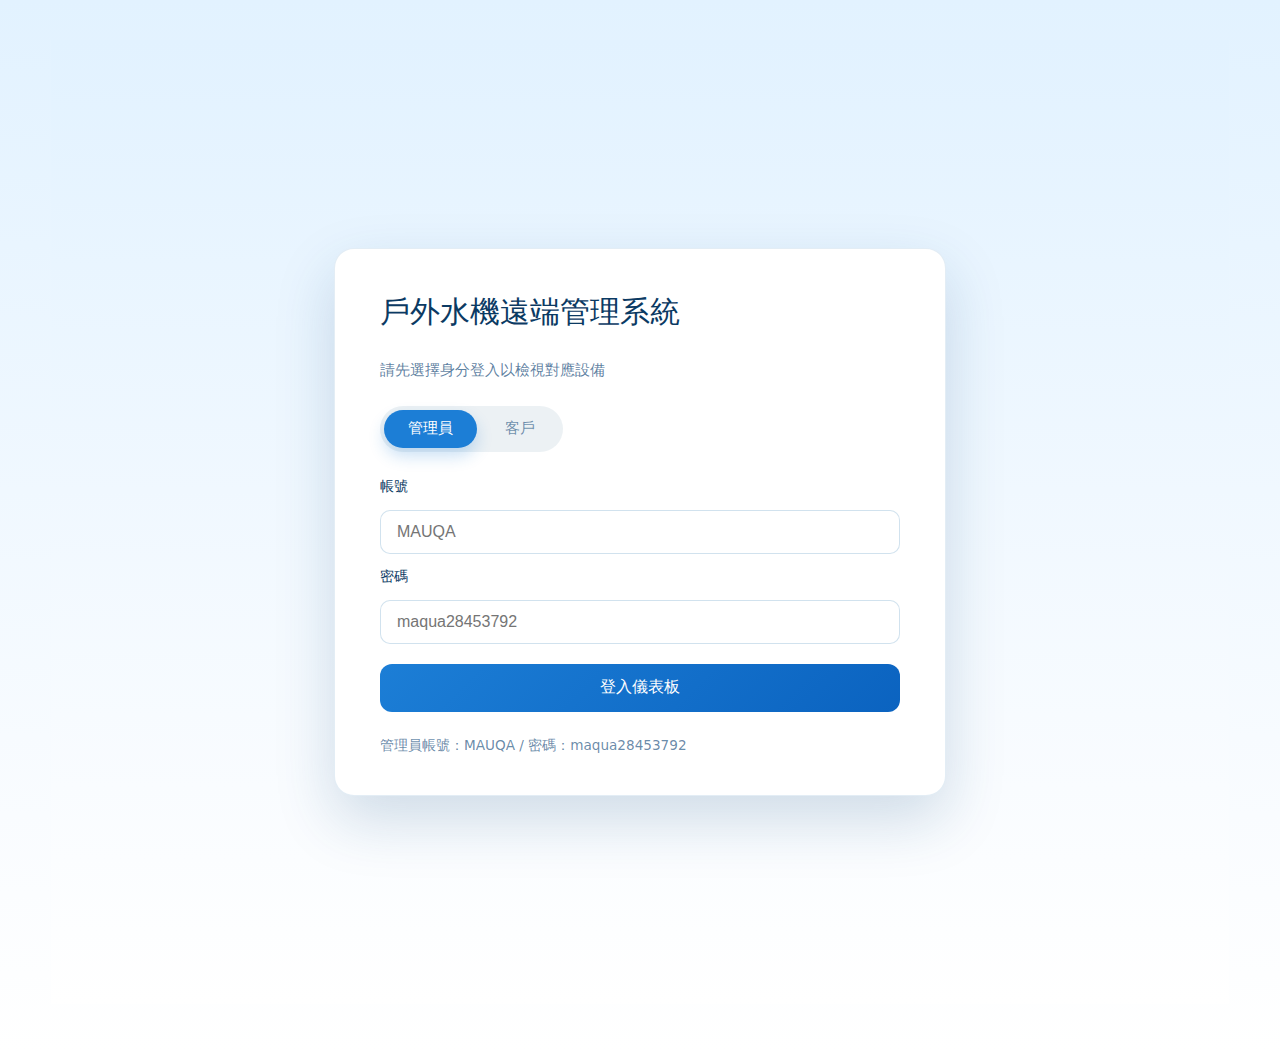
<file: index.html>
<!doctype html>
<html lang="en">
  <head>
    <meta charset="UTF-8" />
    <link rel="icon" type="image/svg+xml" href="./vite.svg" />
    <meta name="viewport" content="width=device-width, initial-scale=1.0" />
    <title>frontend</title>
    <script type="module" crossorigin src="./assets/index-DXVA8zDh.js"></script>
    <link rel="stylesheet" crossorigin href="./assets/index-J5tfH-N4.css">
  </head>
  <body>
    <div id="root"></div>
  </body>
</html>
</file>
<file: assets/index-J5tfH-N4.css>
:root{line-height:1.5;font-weight:400;font-synthesis:none;text-rendering:optimizeLegibility;-webkit-font-smoothing:antialiased;-moz-osx-font-smoothing:grayscale}body{margin:0;min-height:100vh;color:#134a79}a{color:inherit}#root{margin:0 auto;width:min(1200px,92vw);padding:2.5rem 0 3rem;color:#134a79;font-family:Inter,system-ui,-apple-system,BlinkMacSystemFont,Segoe UI,sans-serif}body{margin:0;background:linear-gradient(180deg,#e2f2ff,#f7fbff 70%,#fff);min-height:100vh}main{display:flex;flex-direction:column;gap:2rem;width:100%}.app-shell{display:grid;grid-template-columns:200px 1fr;gap:1.5rem;align-items:start}.side-nav{display:flex;flex-direction:column;gap:.5rem}.side-nav button{text-align:left;border:1px solid rgba(26,108,170,.12);background:#fff;color:#0b3a63;padding:.6rem .9rem;border-radius:10px;cursor:pointer}.side-nav button.active{background:#1c7ed61a;border-color:#1c7ed647;color:#0b63c0;font-weight:600}.content{display:flex;flex-direction:column;gap:1.5rem}.page-header{display:flex;justify-content:space-between;align-items:flex-start;gap:1.5rem}.page-header h1{margin:0;font-size:2.25rem;color:#0b3a63}.page-header p{margin:.5rem 0 0;color:#134a79bf}.page-meta{display:flex;flex-direction:column;align-items:flex-end;color:#134a79bf;font-size:.9rem;gap:.3rem}.logout-button{border:none;background:#1c7ed61f;color:#0b63c0;font-weight:600;padding:.45rem 1.1rem;border-radius:999px;cursor:pointer;transition:background .2s ease,transform .2s ease}.logout-button:hover{background:#1c7ed63d;transform:translateY(-1px)}.offline-tip{margin-top:1.2rem;color:#134a79b3;font-size:.85rem}.layout-grid{display:grid;grid-template-columns:2fr 1fr;gap:1.5rem}.insights-grid{display:grid;grid-template-columns:repeat(auto-fit,minmax(320px,1fr));gap:1.5rem}.equipment-section{display:grid;grid-template-columns:2fr 1fr;gap:1.5rem;align-items:start}.analytics-grid{display:grid;grid-template-columns:repeat(auto-fit,minmax(320px,1fr));gap:1.5rem}@media(max-width:1024px){.layout-grid{grid-template-columns:1fr}.page-header{flex-direction:column;align-items:flex-start}.page-meta{align-items:flex-start}.equipment-section,.app-shell{grid-template-columns:1fr}.side-nav{flex-direction:row;gap:.75rem}}.login-page{min-height:100vh;display:flex;align-items:center;justify-content:center;background:linear-gradient(180deg,#e2f2ff,#f7fbff 70%,#fff);padding:2rem}.login-card{background:#fff;border-radius:20px;width:min(520px,100%);padding:2.5rem 2.8rem;box-shadow:0 24px 60px #134a792e;display:flex;flex-direction:column;gap:1.5rem;border:1px solid rgba(26,108,170,.12)}.login-card h1{margin:0;font-size:1.9rem;color:#0b3a63}.login-subtitle{margin:0;color:#134a79b3;font-size:.95rem}.role-toggle{display:inline-flex;background:#134a7914;border-radius:999px;padding:.25rem;gap:.25rem;align-self:flex-start}.role-toggle button{border:none;background:transparent;color:#134a7999;font-size:.95rem;font-weight:600;padding:.55rem 1.5rem;border-radius:999px;cursor:pointer;transition:all .2s ease}.role-toggle button.active{background:#1c7ed6;color:#fff;box-shadow:0 8px 16px #1c7ed63d}.login-form{display:flex;flex-direction:column;gap:.75rem}.login-form label{font-weight:600;color:#0b3a63;font-size:.9rem}.login-form input{border-radius:10px;border:1px solid rgba(26,108,170,.2);padding:.75rem 1rem;font-size:1rem;transition:border-color .2s ease,box-shadow .2s ease}.login-form input:focus{border-color:#1c7ed6;outline:none;box-shadow:0 0 0 3px #1c7ed629}.login-form button{margin-top:.5rem;border:none;border-radius:12px;background:linear-gradient(135deg,#1c7ed6,#0b63c0);color:#fff;font-size:1rem;font-weight:600;padding:.85rem 1.2rem;cursor:pointer;transition:transform .2s ease,box-shadow .2s ease}.login-form button:disabled{opacity:.6;cursor:not-allowed;transform:none;box-shadow:none}.login-form button:not(:disabled):hover{transform:translateY(-2px);box-shadow:0 12px 24px #1c7ed63d}.login-error{margin:.25rem 0 0;color:#c23741;font-size:.85rem}.login-hint{margin:0;font-size:.85rem;color:#134a79a6;line-height:1.4}@media(max-width:560px){.login-card{padding:2rem}.role-toggle{width:100%}.role-toggle button{flex:1}}.kpi-cards{display:grid;grid-template-columns:repeat(auto-fit,minmax(180px,1fr));gap:1rem;margin-bottom:1.5rem}.kpi-card{background:#fff;border:1px solid rgba(26,108,170,.12);border-radius:14px;padding:1rem 1.25rem;display:flex;flex-direction:column;gap:.35rem;box-shadow:0 12px 28px #134a791f;transition:transform .2s ease,box-shadow .2s ease}.kpi-card:hover{transform:translateY(-3px);box-shadow:0 16px 32px #134a792e}.kpi-label{color:#134a79a8;font-size:.85rem}.kpi-value{font-size:2rem;font-weight:700;color:#0b3a63}.kpi-card.tone-green .kpi-value{color:#2abf8c}.kpi-card.tone-yellow .kpi-value{color:#ff9f1c}.kpi-card.tone-red .kpi-value{color:#e1545d}.kpi-card.tone-offline .kpi-value{color:#6b7280}.kpi-cards.loading{opacity:.6;pointer-events:none}.trend-card{background:#fff;border-radius:16px;border:1px solid rgba(26,108,170,.12);padding:1.4rem;box-shadow:0 14px 32px #134a7924;display:flex;flex-direction:column;gap:1rem}.trend-card header h2{margin:0;font-size:1.2rem;color:#0b3a63}.trend-card header p{margin:.2rem 0 0;color:#134a79a6;font-size:.85rem}.trend-chart{width:100%;height:260px}.trend-card.loading{opacity:.6;pointer-events:none}.priority-list{background:#fff;border-radius:16px;border:1px solid rgba(26,108,170,.12);padding:1.4rem;box-shadow:0 14px 32px #134a7924;display:flex;flex-direction:column;gap:1rem}.priority-list header h2{margin:0;color:#0b3a63}.priority-list header p{margin:.2rem 0 0;color:#134a7999;font-size:.85rem}.priority-list table{width:100%;border-collapse:collapse}.priority-list th,.priority-list td{text-align:left;padding:.6rem .4rem;border-bottom:1px solid rgba(19,74,121,.08);font-size:.85rem}.priority-list tbody tr:last-child td{border-bottom:none}.priority-list .muted{display:block;font-size:.75rem;color:#134a7980}.status-dot{display:inline-block;width:.6rem;height:.6rem;border-radius:50%;margin-right:.4rem}.priority-list.loading{opacity:.6;pointer-events:none}.equipment-table{background:#fff;border-radius:16px;border:1px solid rgba(26,108,170,.12);padding:1.5rem;box-shadow:0 18px 36px #134a7929;display:flex;flex-direction:column;gap:1.2rem;position:relative}.equipment-table header{display:flex;justify-content:space-between;align-items:flex-start;gap:1rem}.equipment-table header h2{margin:0;font-size:1.2rem;color:#0b3a63}.equipment-table header p{margin:.2rem 0 0;color:#134a79a6;font-size:.85rem}.export-button{border:none;background:linear-gradient(135deg,#1c7ed6,#0b63c0);color:#fff;padding:.6rem 1.2rem;border-radius:999px;font-weight:600;cursor:pointer;transition:transform .2s ease,box-shadow .2s ease}.export-button:hover{transform:translateY(-2px);box-shadow:0 12px 22px #1c7ed647}.filters{display:flex;flex-wrap:wrap;gap:1rem 1.2rem}.filter-group{display:flex;flex-direction:column;gap:.4rem}.filter-group label{font-size:.8rem;font-weight:600;color:#134a79b3}.filter-buttons{display:inline-flex;gap:.4rem}.filter-buttons button{border:1px solid rgba(26,108,170,.2);background:#fff;color:#134a79;padding:.4rem .8rem;border-radius:999px;cursor:pointer;font-size:.85rem}.filter-buttons button.active{background:#1c7ed61f;border-color:#1c7ed666;color:#0b63c0}.filter-group select{border-radius:10px;border:1px solid rgba(26,108,170,.2);padding:.45rem .6rem}.table-wrapper{overflow-x:auto}.table-wrapper table{width:100%;border-collapse:collapse;min-width:840px}.table-wrapper th,.table-wrapper td{text-align:left;padding:.65rem .55rem;border-bottom:1px solid rgba(19,74,121,.08);font-size:.85rem}.table-wrapper tbody tr:hover{background:#134a790d;cursor:pointer}.table-wrapper tbody tr.selected{background:#1c7ed61f}.table-wrapper .muted{display:block;font-size:.75rem;color:#134a798c;margin-top:.2rem}.status-dot{display:inline-block;width:.6rem;height:.6rem;border-radius:50%;margin-right:.35rem}.status-dot.tone-green{background:#2abf8c}.status-dot.tone-yellow{background:#ff9f1c}.status-dot.tone-red{background:#e1545d}.empty{text-align:center;color:#134a7999;padding:1rem 0}.table-footer{display:flex;justify-content:space-between;align-items:center;gap:1rem;font-size:.85rem;color:#134a79b3}.pagination{display:inline-flex;align-items:center;gap:.5rem}.pagination button{border:1px solid rgba(26,108,170,.3);background:#fff;color:#134a79;padding:.3rem .8rem;border-radius:999px;cursor:pointer}.pagination button:disabled{opacity:.5;cursor:not-allowed}.pagination select{border-radius:10px;border:1px solid rgba(26,108,170,.2);padding:.35rem .5rem}.loading-overlay{position:absolute;inset:.75rem;border-radius:12px;background:#ffffff8c;display:flex;align-items:center;justify-content:center;color:#0b63c0;font-weight:600;pointer-events:none}@media(max-width:900px){.filters{flex-direction:column}}.machine-detail{background:#fff;border-radius:16px;border:1px solid rgba(26,108,170,.12);padding:1.4rem;width:360px;min-width:320px;box-shadow:0 18px 36px #134a7929;display:flex;flex-direction:column;gap:1rem}.machine-detail header{display:flex;justify-content:space-between;align-items:center}.machine-detail header h3{margin:0;font-size:1.1rem;color:#0b3a63}.machine-detail header p{margin:.2rem 0 0;color:#134a79a6;font-size:.85rem}.machine-detail header button{border:none;background:#1c7ed626;color:#0b63c0;padding:.35rem .8rem;border-radius:999px;cursor:pointer}.detail-grid{display:grid;grid-template-columns:repeat(auto-fit,minmax(150px,1fr));gap:1rem}.detail-grid h4,.usage-panel h4,.highlight-panel h4{margin:0 0 .4rem;font-size:.95rem;color:#0b3a63}.detail-grid ul,.highlight-panel ul{list-style:none;margin:0;padding:0;display:flex;flex-direction:column;gap:.35rem;font-size:.82rem;color:#134a79b3}.detail-grid li span{display:block;color:#134a798c;font-size:.78rem}.detail-grid li strong,.highlight-panel li strong{color:#0b3a63}.tone-red{color:#e1545d}.tone-yellow{color:#ff9f1c}.tone-green{color:#2abf8c}.usage-panel{display:grid;grid-template-columns:repeat(auto-fit,minmax(150px,1fr));gap:1rem}.chart{background:#134a790d;border-radius:12px;padding:.5rem}.highlight-panel{display:grid;grid-template-columns:repeat(auto-fit,minmax(150px,1fr));gap:1rem}.machine-detail.empty-state{align-items:center;justify-content:center;color:#134a7999;font-size:.9rem}.machine-detail.loading{opacity:.6;pointer-events:none}@media(max-width:1100px){.machine-detail{width:100%}}.analytics-panel{background:#fff;border-radius:16px;border:1px solid rgba(26,108,170,.12);padding:1.5rem;box-shadow:0 18px 36px #134a7929;display:flex;flex-direction:column;gap:1.2rem}.analytics-panel header h2{margin:0;color:#0b3a63}.analytics-panel header p{margin:.3rem 0 0;color:#134a79a6;font-size:.85rem}.distribution-cards{display:grid;grid-template-columns:repeat(auto-fit,minmax(120px,1fr));gap:.8rem}.distribution-card{background:#134a790d;border-radius:12px;padding:.9rem;display:flex;flex-direction:column;gap:.3rem;font-size:.85rem}.distribution-card strong{font-size:1.2rem}.distribution-card.tone-green strong{color:#2abf8c}.distribution-card.tone-yellow strong{color:#ff9f1c}.distribution-card.tone-red strong{color:#e1545d}.forecast-grid{display:grid;grid-template-columns:repeat(auto-fit,minmax(220px,1fr));gap:1rem}.forecast-grid ul{list-style:none;margin:0;padding:0;display:flex;flex-direction:column;gap:.4rem;font-size:.85rem;color:#134a79bf}.forecast-grid ul strong{margin-left:.35rem;color:#0b3a63}.season-chart{background:#134a790d;border-radius:12px;padding:.5rem;height:180px}.top-usage table{width:100%;border-collapse:collapse;font-size:.85rem}.top-usage th,.top-usage td{text-align:left;padding:.6rem .5rem;border-bottom:1px solid rgba(19,74,121,.08)}.top-usage tbody tr:last-child td{border-bottom:none}.settings-panel{background:#fff;border-radius:16px;border:1px solid rgba(26,108,170,.12);padding:1.5rem;box-shadow:0 18px 36px #134a7929;display:flex;flex-direction:column;gap:1.2rem}.settings-panel header h2{margin:0;color:#0b3a63}.settings-panel header p{margin:.3rem 0 0;color:#134a79a6;font-size:.85rem}.settings-grid{display:grid;grid-template-columns:repeat(auto-fit,minmax(220px,1fr));gap:1rem}.settings-grid ul{list-style:none;margin:0;padding:0;display:flex;flex-direction:column;gap:.4rem;font-size:.85rem;color:#134a79bf}.settings-grid li strong{margin-left:.35rem;color:#0b3a63}.priority-description{font-size:.85rem;color:#134a79bf}.priority-description p{margin:.4rem 0 0;line-height:1.6}.bigscreen-dashboard{background:radial-gradient(circle at top,#1f3c64,#091426 55%,#050b18);border-radius:18px;padding:1.8rem;color:#e8f1ff;display:flex;flex-direction:column;gap:1.4rem;box-shadow:0 24px 48px #05183466}.bigscreen-dashboard header{display:flex;justify-content:space-between;align-items:flex-start;gap:1rem}.bigscreen-dashboard header h2{margin:0;font-size:1.4rem}.bigscreen-dashboard header p{margin:.3rem 0 0;color:#e8f1ffb3;font-size:.9rem}.bigscreen-dashboard header span{color:#e8f1ff99;font-size:.85rem}.bigscreen-chart-grid{display:grid;grid-template-columns:repeat(auto-fit,minmax(280px,1fr));gap:1.2rem}.chart-card{background:#0f1f36e0;border-radius:16px;padding:1rem 1.2rem;border:1px solid rgba(88,140,216,.2);box-shadow:inset 0 0 0 1px #ffffff05}.chart-card h3{margin:0 0 .8rem;font-size:1rem;color:#f1f6ff}.bigscreen-lists{display:grid;grid-template-columns:repeat(auto-fit,minmax(280px,1fr));gap:1.2rem}.list-card{background:#0f1f36e0;border-radius:16px;padding:1rem 1.1rem;border:1px solid rgba(88,140,216,.2);display:flex;flex-direction:column;gap:.75rem}.list-card h3{margin:0;font-size:1rem;color:#f1f6ff}.list-card table{width:100%;border-collapse:collapse;font-size:.85rem;color:#e8f1ffd9}.list-card th,.list-card td{text-align:left;padding:.55rem .35rem;border-bottom:1px solid rgba(232,241,255,.08)}.list-card tbody tr:last-child td{border-bottom:none}.list-card .muted{display:block;font-size:.75rem;color:#e8f1ff73}.empty{color:#e8f1ff8c}@media(max-width:900px){.bigscreen-dashboard{padding:1.4rem}}
</file>
